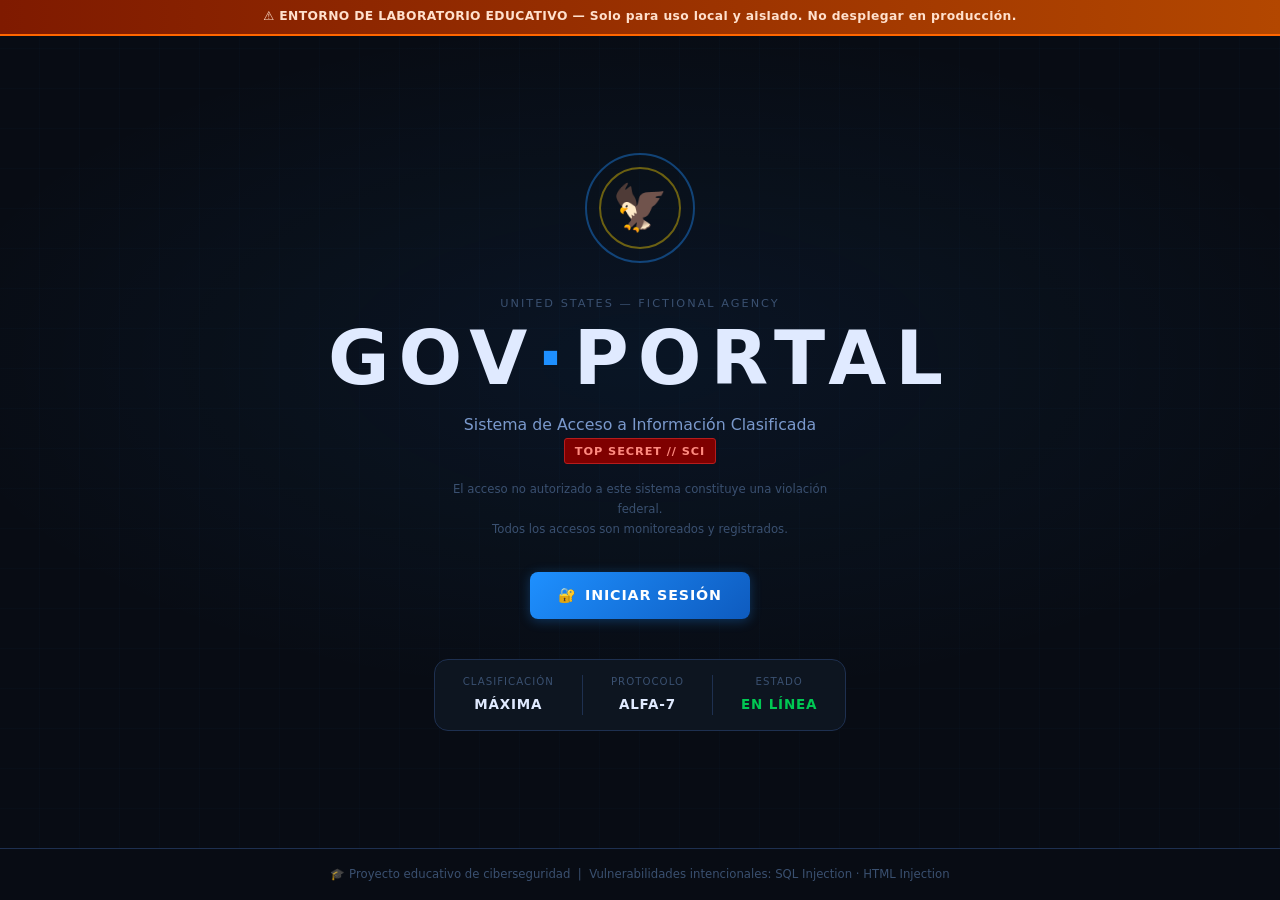
<file: frontend/index.html>
<!DOCTYPE html>
<html lang="es">
<head>
  <meta charset="UTF-8" />
  <meta name="viewport" content="width=device-width, initial-scale=1.0" />
  <title>GOV-PORTAL | Acceso Seguro</title>
  <link rel="stylesheet" href="styles.css" />
</head>
<body class="page-index">

  <!-- BANNER EDUCATIVO -->
  <div class="edu-banner">
    ⚠️ ENTORNO DE LABORATORIO EDUCATIVO — Solo para uso local y aislado. No desplegar en producción.
  </div>

  <main class="hero">
    <div class="hero-emblem">
      <div class="emblem-ring outer"></div>
      <div class="emblem-ring inner"></div>
      <div class="emblem-icon">🦅</div>
    </div>

    <div class="hero-content">
      <p class="hero-eyebrow">UNITED STATES — FICTIONAL AGENCY</p>
      <h1 class="hero-title">GOV<span class="accent">·</span>PORTAL</h1>
      <p class="hero-subtitle">
        Sistema de Acceso a Información Clasificada<br/>
        <span class="badge badge-red">TOP SECRET // SCI</span>
      </p>
      <p class="hero-disclaimer">
        El acceso no autorizado a este sistema constituye una violación federal.<br />
        Todos los accesos son monitoreados y registrados.
      </p>
      <a href="/login" class="btn-primary">
        <span class="btn-icon">🔐</span>
        INICIAR SESIÓN
      </a>
    </div>

    <div class="hero-meta">
      <div class="meta-item">
        <span class="meta-label">CLASIFICACIÓN</span>
        <span class="meta-value">MÁXIMA</span>
      </div>
      <div class="meta-divider"></div>
      <div class="meta-item">
        <span class="meta-label">PROTOCOLO</span>
        <span class="meta-value">ALFA-7</span>
      </div>
      <div class="meta-divider"></div>
      <div class="meta-item">
        <span class="meta-label">ESTADO</span>
        <span class="meta-value status-on">EN LÍNEA</span>
      </div>
    </div>
  </main>

  <footer class="site-footer">
    <p>
      🎓 Proyecto educativo de ciberseguridad &nbsp;|&nbsp;
      Vulnerabilidades intencionales: SQL Injection · HTML Injection
    </p>
  </footer>

</body>
</html>
</file>
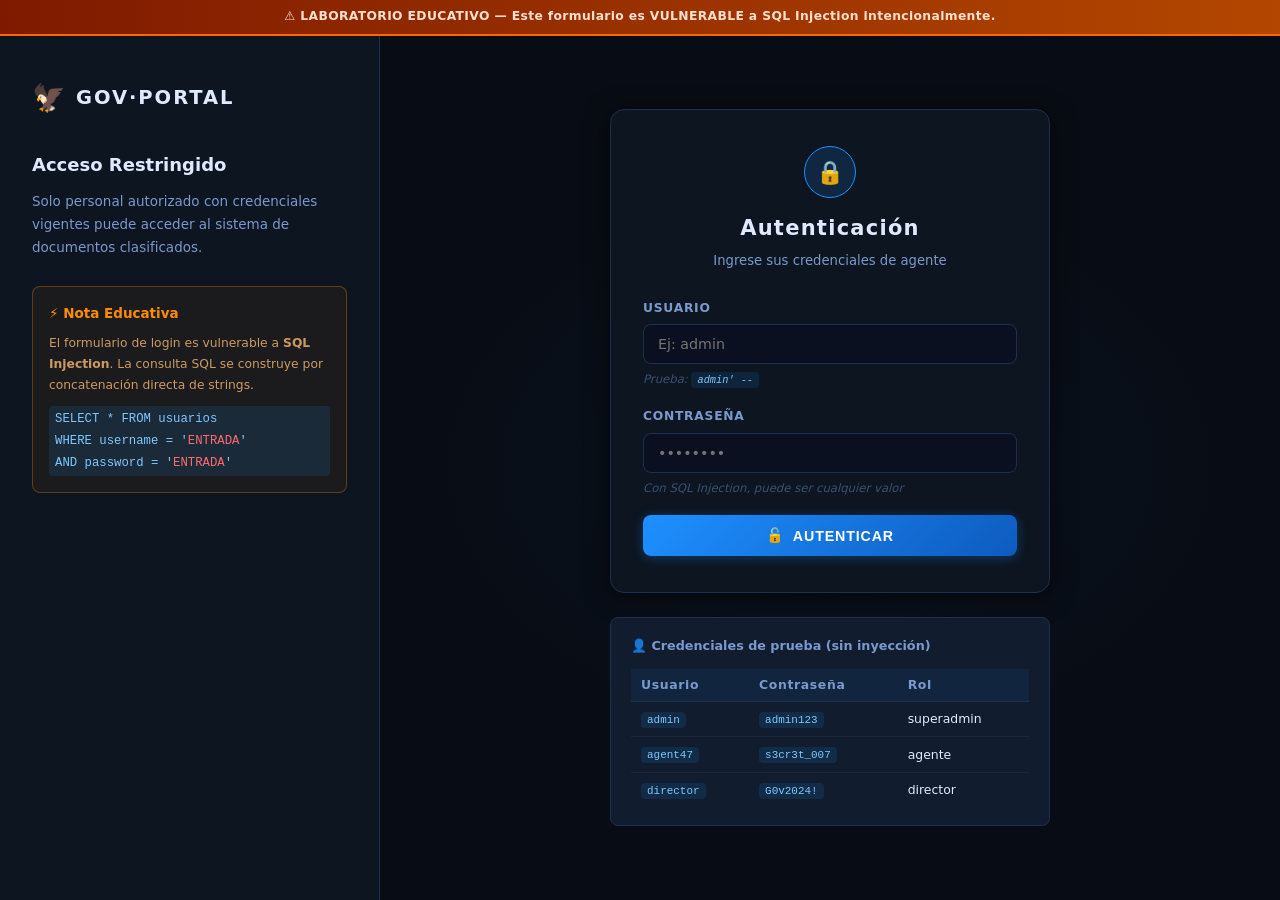
<file: frontend/login.html>
<!DOCTYPE html>
<html lang="es">
<head>
  <meta charset="UTF-8" />
  <meta name="viewport" content="width=device-width, initial-scale=1.0" />
  <title>GOV-PORTAL | Autenticación</title>
  <link rel="stylesheet" href="styles.css" />
</head>
<body class="page-login">

  <div class="edu-banner">
    ⚠️ LABORATORIO EDUCATIVO — Este formulario es VULNERABLE a SQL Injection intencionalmente.
  </div>

  <div class="login-layout">

    <!-- Panel izquierdo -->
    <div class="login-sidebar">
      <a href="/" class="sidebar-logo">
        <span class="logo-icon">🦅</span>
        <span class="logo-text">GOV·PORTAL</span>
      </a>
      <div class="sidebar-info">
        <h2>Acceso Restringido</h2>
        <p>Solo personal autorizado con credenciales vigentes puede acceder al sistema de documentos clasificados.</p>
        <div class="sidebar-vuln-note">
          <h3>⚡ Nota Educativa</h3>
          <p>El formulario de login es vulnerable a <strong>SQL Injection</strong>. La consulta SQL se construye por concatenación directa de strings.</p>
          <code>SELECT * FROM usuarios<br/>WHERE username = '<span class="inject">ENTRADA</span>'<br/>AND password = '<span class="inject">ENTRADA</span>'</code>
        </div>
      </div>
    </div>

    <!-- Panel derecho: formulario -->
    <div class="login-main">
      <div class="login-card">
        <div class="login-header">
          <div class="header-badge">
            <span>🔒</span>
          </div>
          <h1>Autenticación</h1>
          <p>Ingrese sus credenciales de agente</p>
        </div>

        <div class="form-group">
          <label for="username">Usuario</label>
          <input
            type="text"
            id="username"
            placeholder="Ej: admin"
            autocomplete="off"
            spellcheck="false"
          />
          <span class="field-hint">Prueba: <code>admin' --</code></span>
        </div>

        <div class="form-group">
          <label for="password">Contraseña</label>
          <input
            type="password"
            id="password"
            placeholder="••••••••"
            autocomplete="off"
          />
          <span class="field-hint">Con SQL Injection, puede ser cualquier valor</span>
        </div>

        <button class="btn-primary btn-full" id="btn-login" onclick="doLogin()">
          <span class="btn-icon">🔓</span>
          AUTENTICAR
        </button>

        <div id="login-feedback" class="feedback hidden"></div>

        <!-- Panel de depuración SQL -->
        <div id="sql-debug" class="sql-debug hidden">
          <div class="sql-debug-header">
            <span>🔍 Query SQL ejecutada (debug educativo)</span>
          </div>
          <pre id="sql-query-text"></pre>
        </div>
      </div>

      <!-- Credenciales de prueba -->
      <div class="creds-hint">
        <h4>👤 Credenciales de prueba (sin inyección)</h4>
        <table class="creds-table">
          <thead>
            <tr><th>Usuario</th><th>Contraseña</th><th>Rol</th></tr>
          </thead>
          <tbody>
            <tr><td><code>admin</code></td><td><code>admin123</code></td><td>superadmin</td></tr>
            <tr><td><code>agent47</code></td><td><code>s3cr3t_007</code></td><td>agente</td></tr>
            <tr><td><code>director</code></td><td><code>G0v2024!</code></td><td>director</td></tr>
          </tbody>
        </table>
      </div>
    </div>

  </div>

  <script src="scripts.js"></script>
</body>
</html>
</file>
<file: frontend/styles.css>
/* ============================================================
   GOV-PORTAL — Estilos Globales
   Tema: Portal gubernamental ficticio / dark government aesthetic
   ============================================================ */

/* ── Reset & Variables ────────────────────────────────────────── */
*, *::before, *::after { box-sizing: border-box; margin: 0; padding: 0; }

:root {
  --bg-dark:        #080c14;
  --bg-card:        #0d1520;
  --bg-card-2:      #111c2e;
  --bg-input:       #0a1020;
  --border:         #1e3050;
  --border-bright:  #2a4a80;
  --accent:         #1e90ff;
  --accent-dim:     #0e5bbf;
  --accent-glow:    rgba(30,144,255,0.15);
  --green:          #00c853;
  --orange:         #ff8c00;
  --red:            #e53935;
  --red-dim:        #7f1a1a;
  --yellow:         #ffd600;
  --text-primary:   #e0eaff;
  --text-secondary: #7a99cc;
  --text-muted:     #3a5070;
  --font-mono:      'Courier New', Courier, monospace;
  --font-main:      'Segoe UI', system-ui, -apple-system, sans-serif;
  --radius:         8px;
  --radius-lg:      14px;
  --shadow:         0 4px 24px rgba(0,0,0,0.6);
  --shadow-accent:  0 0 20px rgba(30,144,255,0.2);
}

html, body {
  min-height: 100vh;
  background-color: var(--bg-dark);
  color: var(--text-primary);
  font-family: var(--font-main);
  font-size: 15px;
  line-height: 1.6;
}

a { color: var(--accent); text-decoration: none; }
a:hover { text-decoration: underline; }

code {
  font-family: var(--font-mono);
  background: rgba(30,144,255,0.12);
  color: #7ec8ff;
  padding: 2px 6px;
  border-radius: 4px;
  font-size: 0.88em;
}

pre {
  font-family: var(--font-mono);
  font-size: 0.85em;
  background: #060a10;
  color: #7ec8ff;
  padding: 14px 16px;
  border-radius: var(--radius);
  border: 1px solid var(--border);
  overflow-x: auto;
  white-space: pre-wrap;
  word-break: break-all;
}

/* ── Banner educativo ─────────────────────────────────────────── */
.edu-banner {
  background: linear-gradient(90deg, #7f1a00, #b34700);
  color: #ffe0cc;
  text-align: center;
  font-size: 0.82em;
  font-weight: 600;
  padding: 7px 16px;
  letter-spacing: 0.03em;
  border-bottom: 2px solid #ff6600;
  position: sticky;
  top: 0;
  z-index: 100;
}

/* ── Badges ───────────────────────────────────────────────────── */
.badge {
  display: inline-block;
  font-size: 0.72em;
  font-weight: 700;
  padding: 3px 10px;
  border-radius: 3px;
  letter-spacing: 0.08em;
  text-transform: uppercase;
}
.badge-red    { background: #7f0000; color: #ff8a80; border: 1px solid #b71c1c; }
.badge-orange { background: #5f3500; color: #ffcc80; border: 1px solid #e65100; }
.badge-green  { background: #003300; color: #69f0ae; border: 1px solid #1b5e20; }

/* ── Botones ──────────────────────────────────────────────────── */
.btn-primary {
  display: inline-flex;
  align-items: center;
  gap: 8px;
  background: linear-gradient(135deg, var(--accent), var(--accent-dim));
  color: #fff;
  border: none;
  padding: 12px 28px;
  border-radius: var(--radius);
  font-size: 0.95em;
  font-weight: 700;
  letter-spacing: 0.06em;
  cursor: pointer;
  transition: all 0.2s ease;
  box-shadow: 0 2px 12px rgba(30,144,255,0.3);
}
.btn-primary:hover  { transform: translateY(-1px); box-shadow: 0 4px 20px rgba(30,144,255,0.5); }
.btn-primary:active { transform: translateY(0); }
.btn-primary:disabled { opacity: 0.5; cursor: not-allowed; transform: none; }
.btn-full { width: 100%; justify-content: center; }

.btn-secondary {
  display: inline-flex;
  align-items: center;
  gap: 8px;
  background: transparent;
  color: var(--orange);
  border: 1px solid var(--orange);
  padding: 11px 22px;
  border-radius: var(--radius);
  font-size: 0.9em;
  font-weight: 600;
  cursor: pointer;
  transition: all 0.2s ease;
}
.btn-secondary:hover { background: rgba(255,140,0,0.1); }

.btn-logout {
  display: inline-flex;
  align-items: center;
  gap: 6px;
  background: transparent;
  color: var(--text-secondary);
  border: 1px solid var(--border);
  padding: 7px 14px;
  border-radius: var(--radius);
  font-size: 0.85em;
  cursor: pointer;
  transition: all 0.2s ease;
}
.btn-logout:hover { border-color: var(--red); color: var(--red); }

.btn-icon { font-size: 1em; }

/* ── Feedback ─────────────────────────────────────────────────── */
.feedback {
  margin-top: 14px;
  padding: 12px 16px;
  border-radius: var(--radius);
  font-size: 0.88em;
  font-weight: 500;
}
.feedback.error   { background: #1a0808; color: #ff8a80; border: 1px solid #7f1a1a; }
.feedback.success { background: #081a0e; color: #69f0ae; border: 1px solid #1b5e20; }
.feedback.hidden  { display: none; }

/* ── Forms ────────────────────────────────────────────────────── */
.form-group {
  display: flex;
  flex-direction: column;
  gap: 6px;
  margin-bottom: 18px;
}
.form-row {
  display: grid;
  grid-template-columns: 1fr 1fr;
  gap: 16px;
}
@media (max-width: 600px) { .form-row { grid-template-columns: 1fr; } }

label {
  font-size: 0.82em;
  font-weight: 700;
  color: var(--text-secondary);
  letter-spacing: 0.06em;
  text-transform: uppercase;
  display: flex;
  align-items: center;
  gap: 8px;
}
.label-badge {
  font-size: 0.75em;
  background: #5f1a00;
  color: #ff8c00;
  padding: 1px 7px;
  border-radius: 3px;
  border: 1px solid #b34700;
  text-transform: uppercase;
  letter-spacing: 0.05em;
}

input[type="text"],
input[type="password"],
textarea {
  background: var(--bg-input);
  border: 1px solid var(--border);
  color: var(--text-primary);
  padding: 11px 14px;
  border-radius: var(--radius);
  font-size: 0.95em;
  font-family: var(--font-main);
  transition: border-color 0.2s, box-shadow 0.2s;
  width: 100%;
}
input[type="text"]:focus,
input[type="password"]:focus,
textarea:focus {
  outline: none;
  border-color: var(--accent);
  box-shadow: 0 0 0 3px var(--accent-glow);
}
textarea { resize: vertical; min-height: 120px; }

.field-hint {
  font-size: 0.78em;
  color: var(--text-muted);
  font-style: italic;
}

/* ── INDEX PAGE ───────────────────────────────────────────────── */
.page-index {
  display: flex;
  flex-direction: column;
  min-height: 100vh;
}
.page-index .hero {
  flex: 1;
  display: flex;
  flex-direction: column;
  align-items: center;
  justify-content: center;
  padding: 60px 24px;
  text-align: center;
  background:
    radial-gradient(ellipse 80% 60% at 50% 40%, rgba(30,144,255,0.07) 0%, transparent 70%),
    repeating-linear-gradient(0deg, transparent, transparent 39px, rgba(30,144,255,0.03) 40px),
    repeating-linear-gradient(90deg, transparent, transparent 39px, rgba(30,144,255,0.03) 40px);
}

.hero-emblem {
  position: relative;
  width: 110px;
  height: 110px;
  margin-bottom: 32px;
}
.emblem-ring {
  position: absolute;
  border-radius: 50%;
  border: 2px solid var(--accent);
  opacity: 0.4;
  animation: pulse-ring 3s ease-in-out infinite;
}
.emblem-ring.outer { inset: 0; }
.emblem-ring.inner { inset: 14px; border-color: var(--yellow); animation-delay: 0.5s; }
@keyframes pulse-ring {
  0%, 100% { opacity: 0.25; transform: scale(1); }
  50%       { opacity: 0.6;  transform: scale(1.04); }
}
.emblem-icon {
  position: absolute;
  inset: 0;
  display: flex;
  align-items: center;
  justify-content: center;
  font-size: 3rem;
}

.hero-eyebrow {
  font-size: 0.75em;
  letter-spacing: 0.18em;
  color: var(--text-muted);
  text-transform: uppercase;
  margin-bottom: 8px;
}
.hero-title {
  font-size: clamp(2.8rem, 8vw, 5rem);
  font-weight: 900;
  letter-spacing: 0.12em;
  color: var(--text-primary);
  line-height: 1;
  margin-bottom: 16px;
}
.hero-title .accent { color: var(--accent); }
.hero-subtitle { font-size: 1.05em; color: var(--text-secondary); margin-bottom: 8px; }
.hero-disclaimer {
  font-size: 0.78em;
  color: var(--text-muted);
  margin: 16px auto 32px;
  max-width: 400px;
  line-height: 1.7;
}

.hero-meta {
  display: flex;
  align-items: center;
  gap: 0;
  margin-top: 40px;
  background: var(--bg-card);
  border: 1px solid var(--border);
  border-radius: var(--radius-lg);
  overflow: hidden;
}
.meta-item {
  display: flex;
  flex-direction: column;
  align-items: center;
  padding: 14px 28px;
  gap: 4px;
}
.meta-label  { font-size: 0.68em; color: var(--text-muted); letter-spacing: 0.1em; text-transform: uppercase; }
.meta-value  { font-size: 0.9em; font-weight: 700; color: var(--text-primary); letter-spacing: 0.06em; }
.meta-divider { width: 1px; height: 40px; background: var(--border); }
.status-on   { color: var(--green); }

/* ── LOGIN PAGE ───────────────────────────────────────────────── */
.page-login { min-height: 100vh; display: flex; flex-direction: column; }

.login-layout {
  display: grid;
  grid-template-columns: 380px 1fr;
  min-height: calc(100vh - 36px);
}
@media (max-width: 900px) { .login-layout { grid-template-columns: 1fr; } }

.login-sidebar {
  background: var(--bg-card);
  border-right: 1px solid var(--border);
  padding: 40px 32px;
  display: flex;
  flex-direction: column;
  gap: 32px;
}
.sidebar-logo {
  display: flex;
  align-items: center;
  gap: 10px;
  text-decoration: none;
}
.logo-icon  { font-size: 1.8rem; }
.logo-text  { font-size: 1.3em; font-weight: 900; letter-spacing: 0.1em; color: var(--text-primary); }

.sidebar-info h2 { font-size: 1.2em; color: var(--text-primary); margin-bottom: 10px; }
.sidebar-info p  { color: var(--text-secondary); font-size: 0.9em; line-height: 1.7; }

.sidebar-vuln-note {
  margin-top: 28px;
  background: rgba(255,140,0,0.06);
  border: 1px solid rgba(255,140,0,0.3);
  border-radius: var(--radius);
  padding: 16px;
}
.sidebar-vuln-note h3 { font-size: 0.9em; color: var(--orange); margin-bottom: 8px; }
.sidebar-vuln-note p  { font-size: 0.82em; color: #cc9a60; margin-bottom: 10px; }
.sidebar-vuln-note code { display: block; font-size: 0.82em; line-height: 1.8; }
.sidebar-vuln-note .inject { color: #ff6b6b; }

.login-main {
  display: flex;
  flex-direction: column;
  align-items: center;
  justify-content: center;
  padding: 48px 24px;
  gap: 24px;
  background:
    radial-gradient(ellipse 70% 50% at 50% 50%, rgba(30,144,255,0.05) 0%, transparent 70%);
}

.login-card {
  width: 100%;
  max-width: 440px;
  background: var(--bg-card);
  border: 1px solid var(--border);
  border-radius: var(--radius-lg);
  padding: 36px 32px;
  box-shadow: var(--shadow);
}

.login-header {
  text-align: center;
  margin-bottom: 28px;
}
.header-badge {
  width: 52px; height: 52px;
  background: var(--accent-glow);
  border: 1px solid var(--accent);
  border-radius: 50%;
  display: flex; align-items: center; justify-content: center;
  font-size: 1.5rem;
  margin: 0 auto 14px;
}
.login-header h1 { font-size: 1.4em; font-weight: 800; letter-spacing: 0.06em; }
.login-header p  { color: var(--text-secondary); font-size: 0.88em; margin-top: 4px; }

.sql-debug {
  margin-top: 18px;
  background: #06080f;
  border: 1px solid #ff8c00;
  border-radius: var(--radius);
  overflow: hidden;
}
.sql-debug.hidden { display: none; }
.sql-debug-header {
  background: rgba(255,140,0,0.12);
  padding: 8px 14px;
  font-size: 0.8em;
  color: var(--orange);
  font-weight: 700;
}
.sql-debug pre { border: none; border-radius: 0; margin: 0; }

.creds-hint {
  width: 100%;
  max-width: 440px;
  background: var(--bg-card-2);
  border: 1px solid var(--border);
  border-radius: var(--radius);
  padding: 18px 20px;
}
.creds-hint h4 { font-size: 0.85em; color: var(--text-secondary); margin-bottom: 12px; }

.creds-table { width: 100%; border-collapse: collapse; font-size: 0.83em; }
.creds-table th {
  background: rgba(30,144,255,0.08);
  color: var(--text-secondary);
  padding: 6px 10px;
  text-align: left;
  font-weight: 700;
  letter-spacing: 0.05em;
  border-bottom: 1px solid var(--border);
}
.creds-table td { padding: 7px 10px; color: var(--text-primary); border-bottom: 1px solid rgba(255,255,255,0.04); }
.creds-table tr:last-child td { border-bottom: none; }

/* ── CONFIDENTIAL PAGE ────────────────────────────────────────── */
.page-confidential { display: flex; flex-direction: column; min-height: 100vh; }

.top-nav {
  display: flex;
  align-items: center;
  justify-content: space-between;
  padding: 0 28px;
  height: 60px;
  background: var(--bg-card);
  border-bottom: 1px solid var(--border);
  position: sticky;
  top: 36px;
  z-index: 90;
  gap: 16px;
}
.nav-brand {
  display: flex;
  align-items: center;
  gap: 10px;
  font-weight: 700;
}
.nav-section-label {
  font-size: 0.75em;
  color: var(--text-muted);
  letter-spacing: 0.1em;
}
.nav-user {
  display: flex;
  align-items: center;
  gap: 12px;
}
.user-badge {
  font-size: 0.82em;
  color: var(--text-secondary);
  background: var(--bg-card-2);
  border: 1px solid var(--border);
  padding: 5px 12px;
  border-radius: 20px;
}

.conf-layout {
  flex: 1;
  max-width: 1200px;
  margin: 0 auto;
  padding: 36px 24px 60px;
  display: flex;
  flex-direction: column;
  gap: 48px;
  width: 100%;
}

.conf-section { display: flex; flex-direction: column; gap: 24px; }

.section-header { display: flex; flex-direction: column; gap: 8px; }
.section-label-row { display: flex; align-items: center; gap: 10px; }
.section-label {
  font-size: 0.72em;
  letter-spacing: 0.14em;
  color: var(--text-muted);
  text-transform: uppercase;
  font-weight: 700;
}
.section-header h2 { font-size: 1.4em; font-weight: 800; }
.section-desc { color: var(--text-secondary); font-size: 0.9em; max-width: 700px; }
.vuln-desc { color: #cc9a60; }

/* Documentos grid */
.docs-grid {
  display: grid;
  grid-template-columns: repeat(auto-fill, minmax(280px, 1fr));
  gap: 18px;
}
.doc-card {
  background: var(--bg-card);
  border: 1px solid var(--border);
  border-radius: var(--radius-lg);
  padding: 20px;
  display: flex;
  flex-direction: column;
  gap: 12px;
  transition: border-color 0.2s, box-shadow 0.2s;
}
.doc-card:hover { border-color: var(--border-bright); box-shadow: var(--shadow-accent); }
.doc-card-header { display: flex; align-items: center; justify-content: space-between; }
.doc-id { font-size: 0.78em; color: var(--text-muted); font-family: var(--font-mono); }
.doc-title { font-size: 1em; font-weight: 700; color: var(--text-primary); }
.doc-content {
  font-size: 0.85em;
  color: var(--text-secondary);
  line-height: 1.6;
  flex: 1;
  border-top: 1px solid var(--border);
  padding-top: 10px;
}
.doc-footer { display: flex; justify-content: flex-end; }
.doc-date { font-size: 0.76em; color: var(--text-muted); }

/* Sección vulnerable */
.vuln-section { border-top: 2px dashed rgba(255,140,0,0.3); padding-top: 36px; }

.comment-form-card {
  background: var(--bg-card);
  border: 1px solid rgba(255,140,0,0.3);
  border-radius: var(--radius-lg);
  padding: 24px 28px;
  display: flex;
  flex-direction: column;
  gap: 4px;
}
.comment-form-card h3 { font-size: 1em; margin-bottom: 16px; color: var(--text-primary); }
.form-actions { display: flex; gap: 12px; flex-wrap: wrap; margin-top: 4px; }

.payload-helper {
  background: var(--bg-card-2);
  border: 1px solid rgba(255,140,0,0.25);
  border-radius: var(--radius);
  padding: 18px 20px;
}
.payload-helper h4 { font-size: 0.85em; color: var(--orange); margin-bottom: 12px; }
.payload-grid { display: flex; flex-wrap: wrap; gap: 8px; }
.payload-btn {
  background: rgba(255,140,0,0.1);
  color: var(--orange);
  border: 1px solid rgba(255,140,0,0.4);
  padding: 6px 14px;
  border-radius: 6px;
  font-size: 0.82em;
  font-weight: 600;
  cursor: pointer;
  transition: all 0.15s ease;
}
.payload-btn:hover { background: rgba(255,140,0,0.22); }

/* Comments list */
.comments-list { display: flex; flex-direction: column; gap: 16px; }
.comment-card {
  background: var(--bg-card);
  border: 1px solid var(--border);
  border-radius: var(--radius-lg);
  overflow: hidden;
}
.comment-header {
  display: flex;
  justify-content: space-between;
  align-items: center;
  padding: 10px 18px;
  background: var(--bg-card-2);
  border-bottom: 1px solid var(--border);
  font-size: 0.82em;
}
.comment-author { color: var(--accent); font-weight: 700; }
.comment-date   { color: var(--text-muted); }

.comment-body { padding: 16px 18px; }
.html-injection-zone {
  color: var(--text-primary);
  font-size: 0.9em;
  line-height: 1.7;
  /* ⚠️ Sin ninguna restricción de contenido HTML — vulnerable intencional */
  overflow-x: auto;
}
/* Permitir que el HTML inyectado se vea correctamente */
.html-injection-zone img,
.html-injection-zone video,
.html-injection-zone iframe {
  max-width: 100%;
  height: auto;
  display: block;
  margin: 8px 0;
}
.html-injection-zone h1,
.html-injection-zone h2,
.html-injection-zone h3 { margin: 8px 0; }
.html-injection-zone table { border-collapse: collapse; }

/* States */
.loading-state, .empty-state, .error-state {
  text-align: center;
  padding: 32px;
  color: var(--text-muted);
  font-size: 0.9em;
}
.error-state { color: var(--red); }
.spinner { display: inline-block; }

/* ── Footer ───────────────────────────────────────────────────── */
.site-footer {
  border-top: 1px solid var(--border);
  padding: 16px 24px;
  text-align: center;
  font-size: 0.78em;
  color: var(--text-muted);
}
</file>
